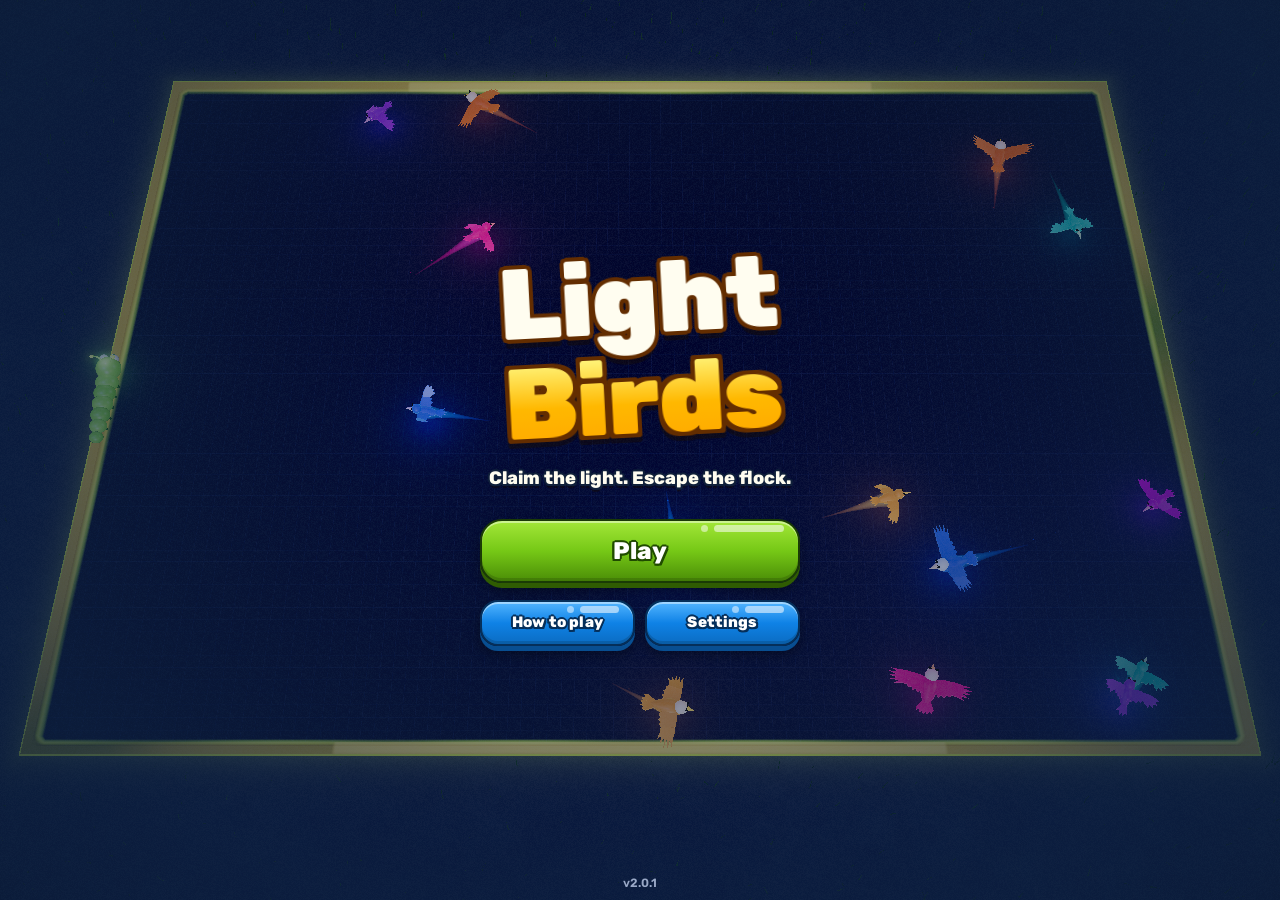
<file: play/index.html>
<!doctype html>
<html lang="en">
  <head>
    <script src="https://game-cdn.poki.com/scripts/v2/poki-sdk.js"></script>

    <meta charset="UTF-8" />
    <meta name="viewport" content="width=device-width, initial-scale=1.0, maximum-scale=1.0, user-scalable=no, viewport-fit=cover" />
    <meta name="theme-color" content="#102747" />
    <title>Light Birds 3D</title>
    <script type="module" crossorigin src="./assets/index-DzbPs3vW.js"></script>
    <link rel="modulepreload" crossorigin href="./assets/web-CwH_cTtd.js">
    <link rel="stylesheet" crossorigin href="./assets/index-BGW-cS1x.css">
  </head>
  <body>
    <canvas id="scene"></canvas>

    <!-- HUD inferior (mesma disposição do original) -->
    <div id="hud" class="hidden">
      <div id="hud-lives" data-i18n-title="lives"></div>
      <div id="hud-gauge">
        <div id="hud-gauge-fill"></div>
        <div id="hud-gauge-target"></div>
        <span id="hud-gauge-text">0% / 25%</span>
      </div>
      <div id="hud-level">Level 1</div>
      <button id="hud-pause" class="icon-btn" data-i18n-title="paused" aria-label="Pause">
        <svg viewBox="0 0 24 24" width="22" height="22"><rect x="6" y="5" width="4" height="14" rx="1.5" fill="currentColor"/><rect x="14" y="5" width="4" height="14" rx="1.5" fill="currentColor"/></svg>
      </button>
    </div>

    <div id="toast" aria-live="polite"></div>
    <div id="swipe-hint" data-i18n="rotateHint"></div>

    <!-- Menu inicial -->
    <section id="menu" class="screen">
      <div class="menu-inner">
        <h1 class="logo" aria-label="Light Birds">
          <span class="logo-light">Light</span>
          <span class="logo-birds">Birds</span>
        </h1>
        <p class="tagline" data-i18n="tagline"></p>
        <div class="menu-buttons">
          <button id="btn-continue" class="btn primary"></button>
          <button id="btn-play" class="btn primary" data-i18n="play"></button>
          <button id="btn-new" class="btn secondary" data-i18n="newGame"></button>
          <div class="menu-row">
            <button id="btn-howto" class="btn ghost" data-i18n="howTo"></button>
            <button id="btn-settings" class="btn ghost" data-i18n="settings"></button>
          </div>
        </div>
      </div>
      <div class="menu-foot">
        <span id="menu-version"></span>
        <a id="menu-privacy" target="_blank" rel="noopener" data-i18n="privacy" hidden></a>
      </div>
    </section>

    <!-- Configurações -->
    <section id="settings" class="screen modal">
      <div class="card">
        <h2 data-i18n="settings"></h2>
        <div class="row">
          <span data-i18n="sound"></span>
          <label class="toggle"><input type="checkbox" id="opt-sound" /><span></span></label>
        </div>
        <div class="row native-only">
          <span data-i18n="haptics"></span>
          <label class="toggle"><input type="checkbox" id="opt-haptics" /><span></span></label>
        </div>
        <div class="row">
          <span data-i18n="language"></span>
          <div class="seg" id="opt-lang">
            <button data-v="pt">PT</button><button data-v="en">EN</button>
          </div>
        </div>
        <div class="row">
          <span data-i18n="quality"></span>
          <div class="seg" id="opt-quality">
            <button data-v="high" data-i18n="qualityHigh"></button><button data-v="low" data-i18n="qualityLow"></button>
          </div>
        </div>
        <button id="settings-close" class="btn primary" data-i18n="close"></button>
      </div>
    </section>

    <!-- Pausa -->
    <section id="pause" class="screen modal">
      <div class="card">
        <h2 data-i18n="paused"></h2>
        <button id="pause-resume" class="btn primary" data-i18n="resume"></button>
        <button id="pause-settings" class="btn secondary" data-i18n="settings"></button>
        <button id="pause-menu" class="btn ghost danger" data-i18n="menu"></button>
      </div>
    </section>

    <!-- Nível concluído -->
    <section id="complete" class="screen modal">
      <div class="card celebrate">
        <div class="chip" id="complete-level"></div>
        <h2 data-i18n="levelComplete"></h2>
        <div class="stats">
          <div><b id="complete-percent">0%</b><span data-i18n="lit"></span></div>
          <div><b id="complete-birds">0</b><span data-i18n="birdsLeft"></span></div>
        </div>
        <button id="complete-next" class="btn primary" data-i18n="nextLevel"></button>
      </div>
    </section>

    <!-- Fim de jogo -->
    <section id="gameover" class="screen modal">
      <div class="card">
        <h2 id="gameover-title"></h2>
        <div class="go-gauge" aria-hidden="true">
          <div class="go-fill" id="gameover-fill"></div>
          <div class="go-target" id="gameover-target"></div>
        </div>
        <p id="gameover-sub"></p>
        <p class="go-keep" data-i18n="goKeep"></p>
        <div class="go-cta">
          <button id="gameover-continue" class="btn primary">
            <span class="go-row">
              <span class="go-label"><svg class="go-play" viewBox="0 0 24 24" aria-hidden="true"><path d="M8 5.5v13l10.5-6.5z"/></svg><span id="gameover-continue-text"></span></span>
              <span class="go-lives" id="gameover-lives"></span>
            </span>
            <small class="go-video" data-i18n="watchVideo"></small>
          </button>
          <div class="go-timer" aria-hidden="true"><i></i></div>
        </div>
        <p class="go-note" id="gameover-note"></p>
        <button id="gameover-restart" class="btn secondary go-restart">
          <span class="go-row"><span data-i18n="restartLevel"></span><span class="go-lives" id="gameover-restart-lives"></span></span>
        </button>
        <button id="gameover-menu" class="link-btn go-giveup" data-i18n="giveUp"></button>
      </div>
    </section>

    <!-- Tutorial -->
    <section id="tutorial" class="screen modal">
      <div class="card tut" id="tut-card">
        <div class="tut-head">
          <span class="chip" id="tut-tag"></span>
          <button id="tut-skip" class="link-btn" data-i18n="tutSkip"></button>
        </div>
        <div class="tut-body" id="tut-body">
          <div class="tut-art" id="tut-art"></div>
          <h2 id="tut-title"></h2>
          <p id="tut-text"></p>
          <ul class="tut-tips" id="tut-tips"></ul>
        </div>
        <div class="tut-nav">
          <button id="tut-prev" class="icon-btn" data-i18n-title="tutBack">
            <svg viewBox="0 0 24 24" width="22" height="22"><path d="M15 5 L8 12 L15 19" stroke="currentColor" stroke-width="2.6" fill="none" stroke-linecap="round" stroke-linejoin="round"/></svg>
          </button>
          <div class="dots" id="tut-dots"></div>
          <button id="tut-next" class="btn primary"></button>
        </div>
      </div>
    </section>

    <div id="loading"><div class="spinner"></div></div>

  </body>
</html>
</file>
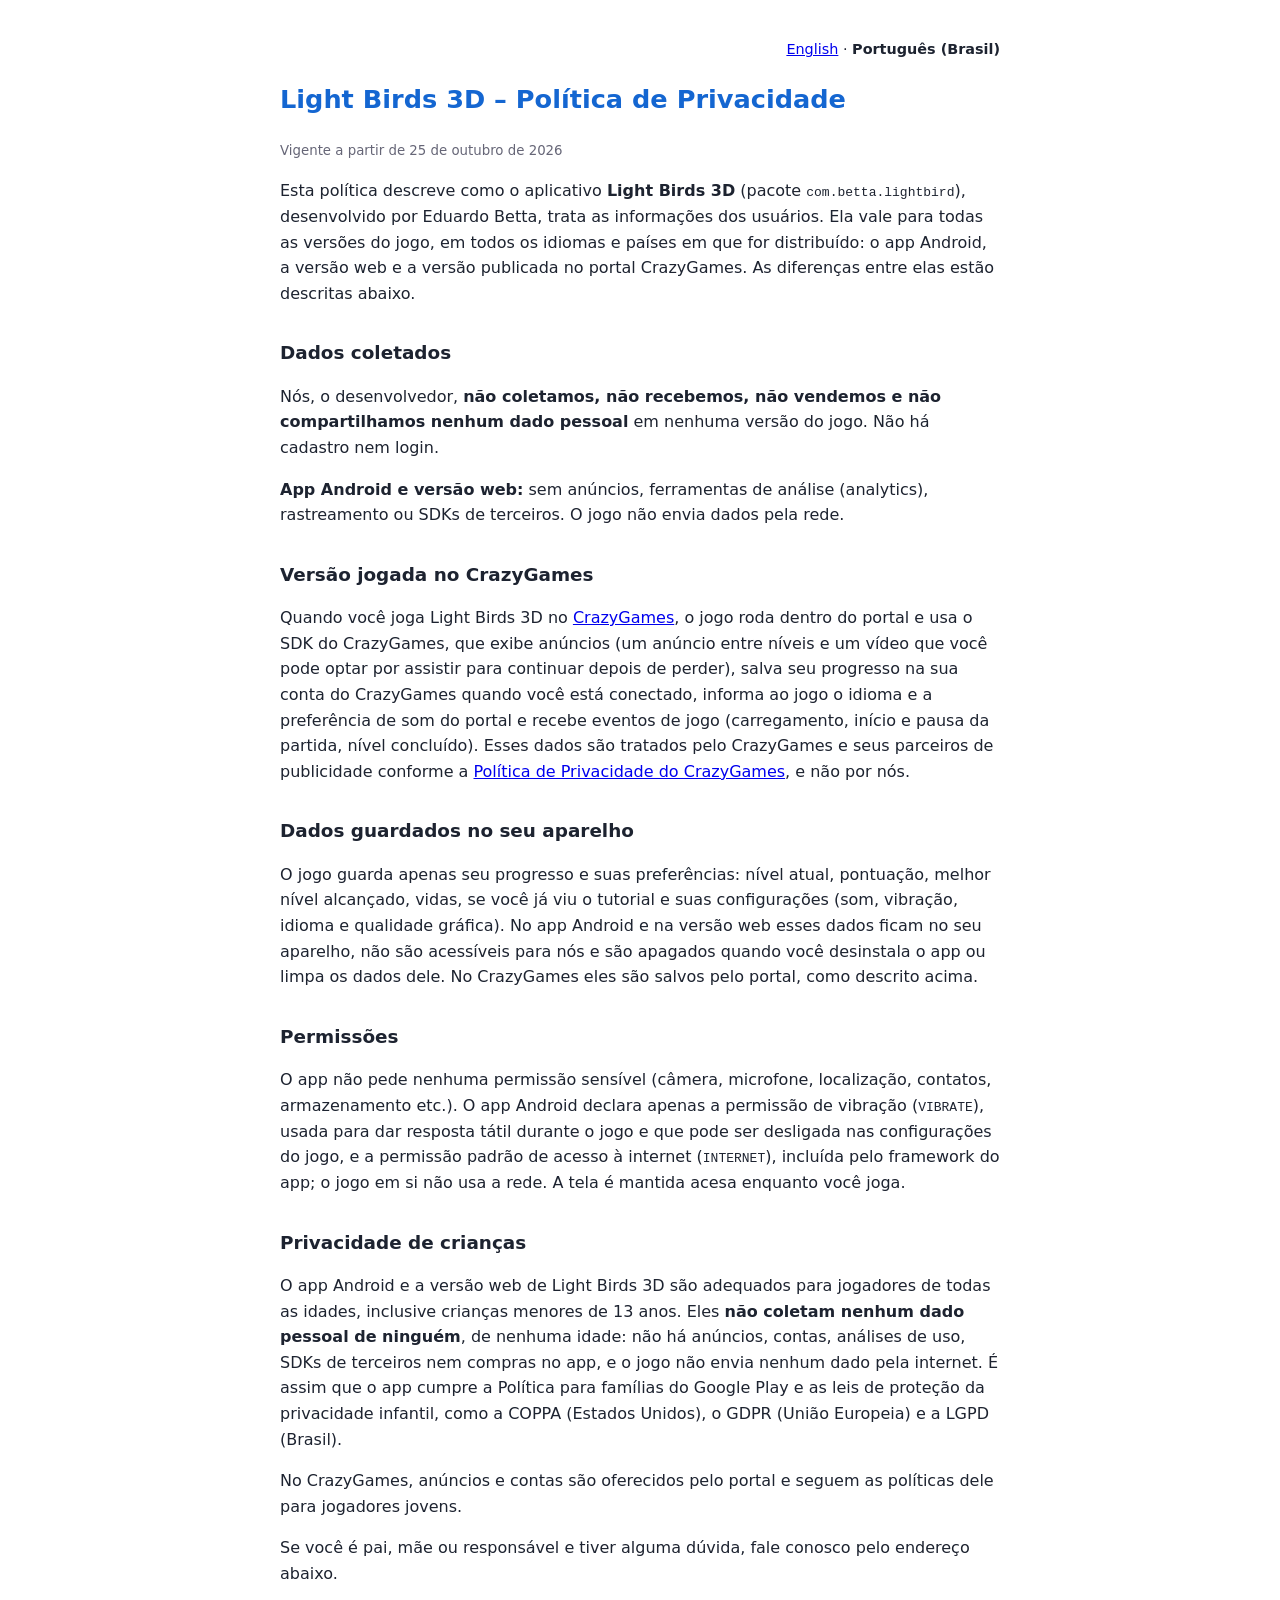
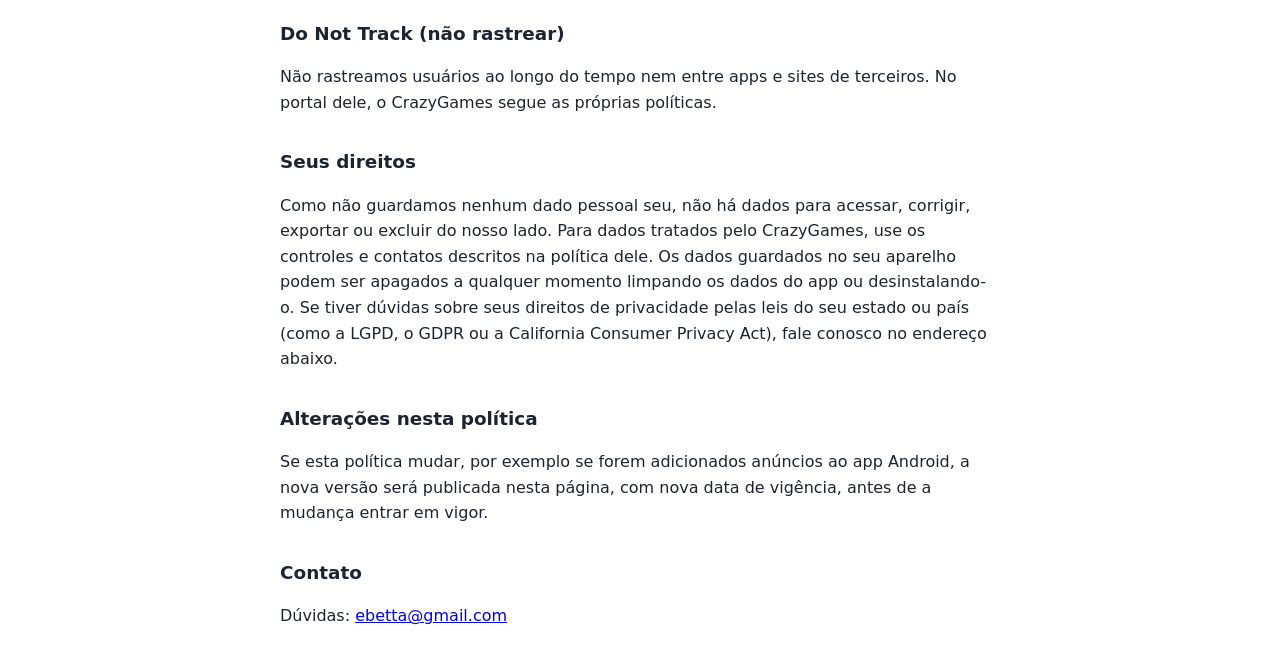
<file: privacy-pt-BR.html>
<!doctype html>
<html lang="pt-BR">
<head>
<meta charset="utf-8">
<meta name="viewport" content="width=device-width, initial-scale=1">
<title>Light Birds 3D – Política de Privacidade</title>
<link rel="alternate" hreflang="en" href="https://ebetta.github.io/lightbirds/privacy.html">
<link rel="alternate" hreflang="pt-BR" href="https://ebetta.github.io/lightbirds/privacy-pt-BR.html">
<link rel="alternate" hreflang="x-default" href="https://ebetta.github.io/lightbirds/privacy.html">
<style>
  body { font-family: system-ui, sans-serif; max-width: 720px; margin: 0 auto; padding: 24px 16px; line-height: 1.6; color: #1d2330; background: #fff; }
  h1 { color: #1466d1; font-size: 1.6rem; }
  h2 { font-size: 1.15rem; margin-top: 2rem; }
  small { color: #667; }
  .lang { text-align: right; font-size: 0.9rem; }
</style>
</head>
<body>
<p class="lang"><a href="privacy.html" hreflang="en" lang="en">English</a> · <strong>Português (Brasil)</strong></p>

<h1>Light Birds 3D – Política de Privacidade</h1>
<p><small>Vigente a partir de 25 de outubro de 2026</small></p>

<p>Esta política descreve como o aplicativo <strong>Light Birds 3D</strong> (pacote <code>com.betta.lightbird</code>), desenvolvido por Eduardo Betta, trata as informações dos usuários. Ela vale para todas as versões do jogo, em todos os idiomas e países em que for distribuído: o app Android, a versão web e a versão publicada no portal CrazyGames. As diferenças entre elas estão descritas abaixo.</p>

<h2>Dados coletados</h2>
<p>Nós, o desenvolvedor, <strong>não coletamos, não recebemos, não vendemos e não compartilhamos nenhum dado pessoal</strong> em nenhuma versão do jogo. Não há cadastro nem login.</p>
<p><strong>App Android e versão web:</strong> sem anúncios, ferramentas de análise (analytics), rastreamento ou SDKs de terceiros. O jogo não envia dados pela rede.</p>

<h2>Versão jogada no CrazyGames</h2>
<p>Quando você joga Light Birds 3D no <a href="https://www.crazygames.com">CrazyGames</a>, o jogo roda dentro do portal e usa o SDK do CrazyGames, que exibe anúncios (um anúncio entre níveis e um vídeo que você pode optar por assistir para continuar depois de perder), salva seu progresso na sua conta do CrazyGames quando você está conectado, informa ao jogo o idioma e a preferência de som do portal e recebe eventos de jogo (carregamento, início e pausa da partida, nível concluído). Esses dados são tratados pelo CrazyGames e seus parceiros de publicidade conforme a <a href="https://www.crazygames.com/privacy-policy">Política de Privacidade do CrazyGames</a>, e não por nós.</p>

<h2>Dados guardados no seu aparelho</h2>
<p>O jogo guarda apenas seu progresso e suas preferências: nível atual, pontuação, melhor nível alcançado, vidas, se você já viu o tutorial e suas configurações (som, vibração, idioma e qualidade gráfica). No app Android e na versão web esses dados ficam no seu aparelho, não são acessíveis para nós e são apagados quando você desinstala o app ou limpa os dados dele. No CrazyGames eles são salvos pelo portal, como descrito acima.</p>

<h2>Permissões</h2>
<p>O app não pede nenhuma permissão sensível (câmera, microfone, localização, contatos, armazenamento etc.). O app Android declara apenas a permissão de vibração (<code>VIBRATE</code>), usada para dar resposta tátil durante o jogo e que pode ser desligada nas configurações do jogo, e a permissão padrão de acesso à internet (<code>INTERNET</code>), incluída pelo framework do app; o jogo em si não usa a rede. A tela é mantida acesa enquanto você joga.</p>

<h2>Privacidade de crianças</h2>
<p>O app Android e a versão web de Light Birds 3D são adequados para jogadores de todas as idades, inclusive crianças menores de 13 anos. Eles <strong>não coletam nenhum dado pessoal de ninguém</strong>, de nenhuma idade: não há anúncios, contas, análises de uso, SDKs de terceiros nem compras no app, e o jogo não envia nenhum dado pela internet. É assim que o app cumpre a Política para famílias do Google Play e as leis de proteção da privacidade infantil, como a COPPA (Estados Unidos), o GDPR (União Europeia) e a LGPD (Brasil).</p>
<p>No CrazyGames, anúncios e contas são oferecidos pelo portal e seguem as políticas dele para jogadores jovens.</p>
<p>Se você é pai, mãe ou responsável e tiver alguma dúvida, fale conosco pelo endereço abaixo.</p>

<h2>Do Not Track (não rastrear)</h2>
<p>Não rastreamos usuários ao longo do tempo nem entre apps e sites de terceiros. No portal dele, o CrazyGames segue as próprias políticas.</p>

<h2>Seus direitos</h2>
<p>Como não guardamos nenhum dado pessoal seu, não há dados para acessar, corrigir, exportar ou excluir do nosso lado. Para dados tratados pelo CrazyGames, use os controles e contatos descritos na política dele. Os dados guardados no seu aparelho podem ser apagados a qualquer momento limpando os dados do app ou desinstalando-o. Se tiver dúvidas sobre seus direitos de privacidade pelas leis do seu estado ou país (como a LGPD, o GDPR ou a California Consumer Privacy Act), fale conosco no endereço abaixo.</p>

<h2>Alterações nesta política</h2>
<p>Se esta política mudar, por exemplo se forem adicionados anúncios ao app Android, a nova versão será publicada nesta página, com nova data de vigência, antes de a mudança entrar em vigor.</p>

<h2>Contato</h2>
<p>Dúvidas: <a href="mailto:ebetta@gmail.com">ebetta@gmail.com</a></p>
</body>
</html>
</file>
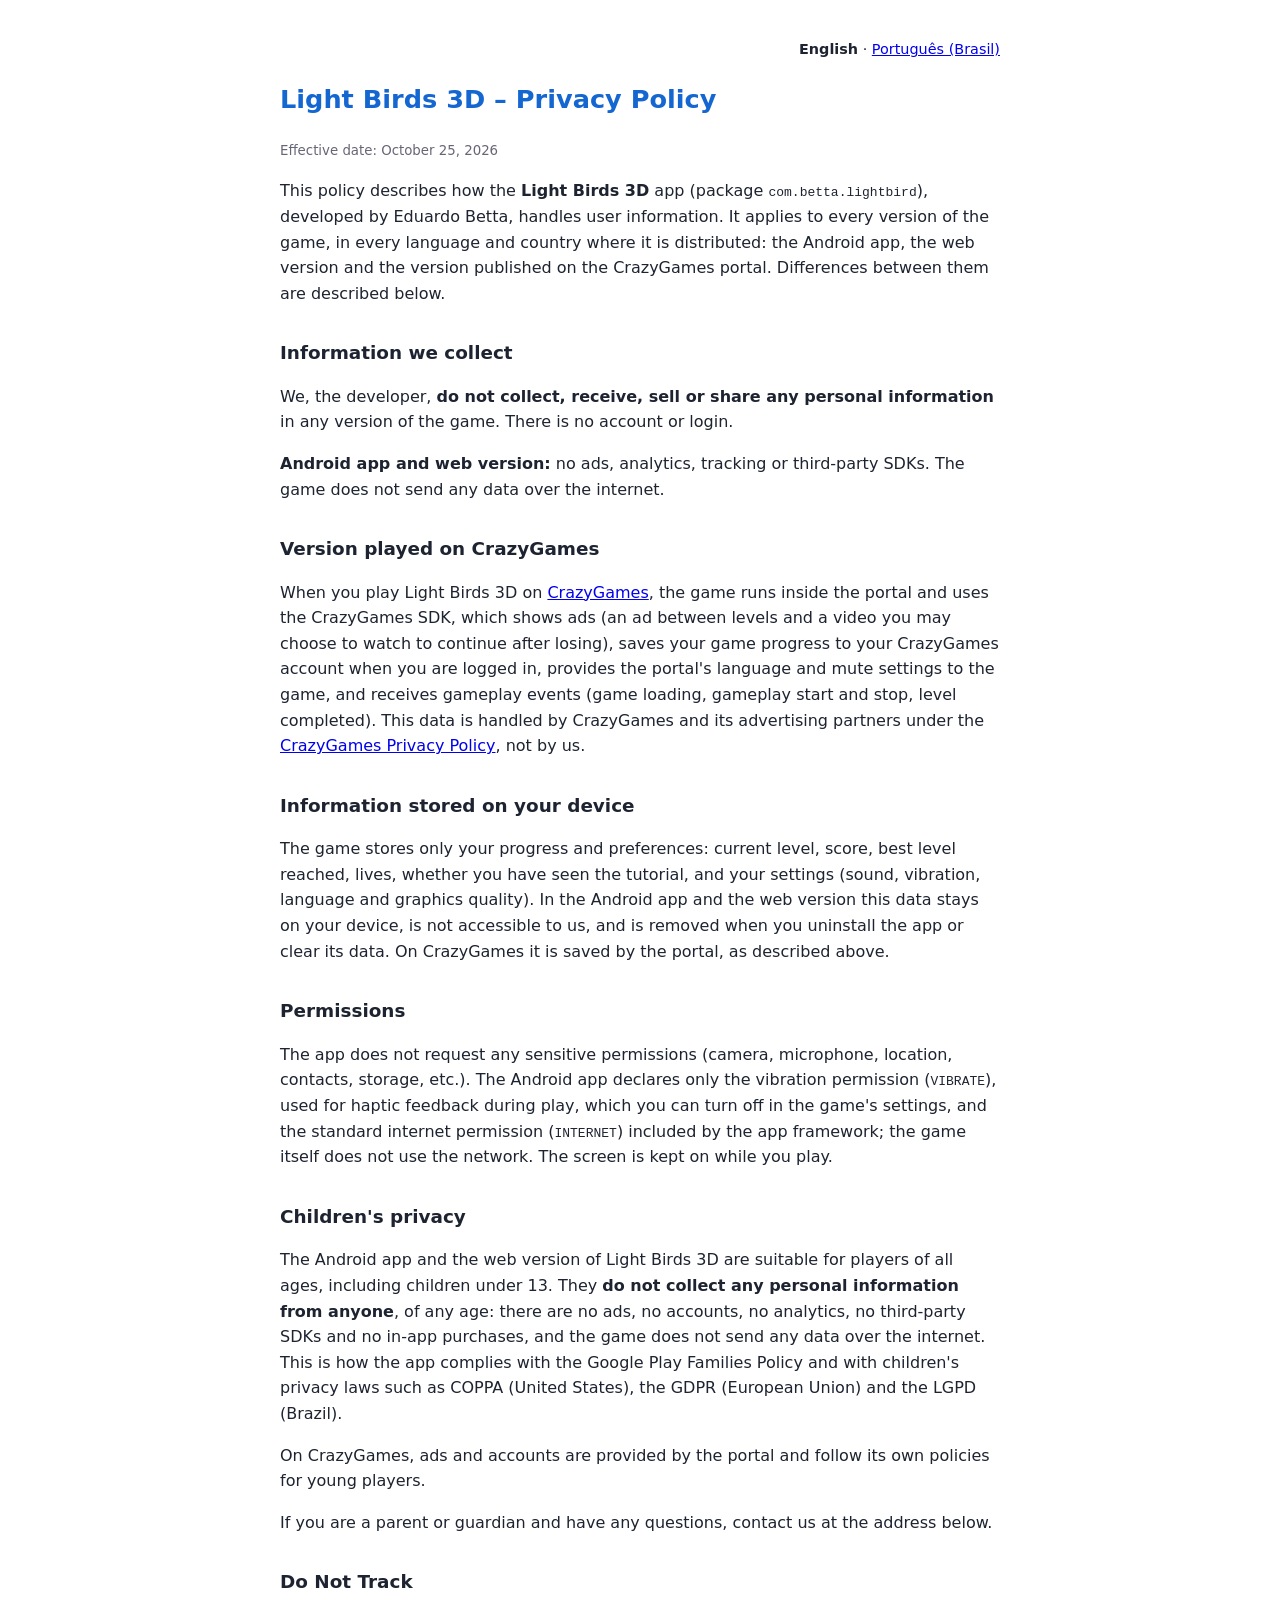
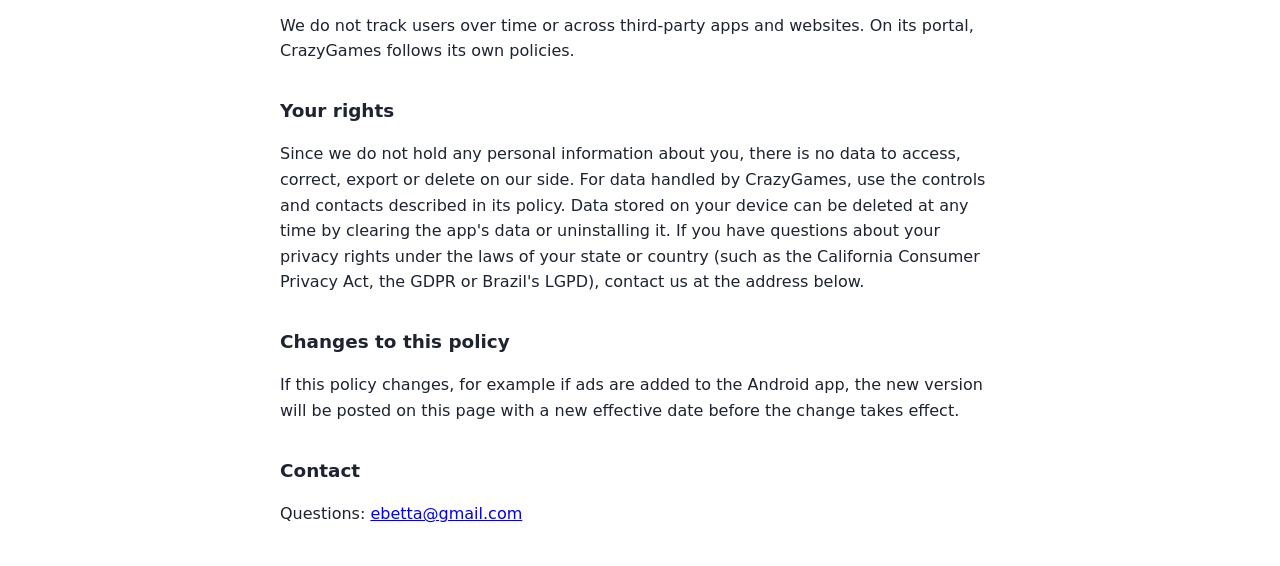
<file: privacy.html>
<!doctype html>
<html lang="en">
<head>
<meta charset="utf-8">
<meta name="viewport" content="width=device-width, initial-scale=1">
<title>Light Birds 3D – Privacy Policy</title>
<link rel="alternate" hreflang="en" href="https://ebetta.github.io/lightbirds/privacy.html">
<link rel="alternate" hreflang="pt-BR" href="https://ebetta.github.io/lightbirds/privacy-pt-BR.html">
<link rel="alternate" hreflang="x-default" href="https://ebetta.github.io/lightbirds/privacy.html">
<style>
  body { font-family: system-ui, sans-serif; max-width: 720px; margin: 0 auto; padding: 24px 16px; line-height: 1.6; color: #1d2330; background: #fff; }
  h1 { color: #1466d1; font-size: 1.6rem; }
  h2 { font-size: 1.15rem; margin-top: 2rem; }
  small { color: #667; }
  .lang { text-align: right; font-size: 0.9rem; }
</style>
</head>
<body>
<p class="lang"><strong>English</strong> · <a href="privacy-pt-BR.html" hreflang="pt-BR" lang="pt-BR">Português (Brasil)</a></p>

<h1>Light Birds 3D – Privacy Policy</h1>
<p><small>Effective date: October 25, 2026</small></p>

<p>This policy describes how the <strong>Light Birds 3D</strong> app (package <code>com.betta.lightbird</code>), developed by Eduardo Betta, handles user information. It applies to every version of the game, in every language and country where it is distributed: the Android app, the web version and the version published on the CrazyGames portal. Differences between them are described below.</p>

<h2>Information we collect</h2>
<p>We, the developer, <strong>do not collect, receive, sell or share any personal information</strong> in any version of the game. There is no account or login.</p>
<p><strong>Android app and web version:</strong> no ads, analytics, tracking or third-party SDKs. The game does not send any data over the internet.</p>

<h2>Version played on CrazyGames</h2>
<p>When you play Light Birds 3D on <a href="https://www.crazygames.com">CrazyGames</a>, the game runs inside the portal and uses the CrazyGames SDK, which shows ads (an ad between levels and a video you may choose to watch to continue after losing), saves your game progress to your CrazyGames account when you are logged in, provides the portal's language and mute settings to the game, and receives gameplay events (game loading, gameplay start and stop, level completed). This data is handled by CrazyGames and its advertising partners under the <a href="https://www.crazygames.com/privacy-policy">CrazyGames Privacy Policy</a>, not by us.</p>

<h2>Information stored on your device</h2>
<p>The game stores only your progress and preferences: current level, score, best level reached, lives, whether you have seen the tutorial, and your settings (sound, vibration, language and graphics quality). In the Android app and the web version this data stays on your device, is not accessible to us, and is removed when you uninstall the app or clear its data. On CrazyGames it is saved by the portal, as described above.</p>

<h2>Permissions</h2>
<p>The app does not request any sensitive permissions (camera, microphone, location, contacts, storage, etc.). The Android app declares only the vibration permission (<code>VIBRATE</code>), used for haptic feedback during play, which you can turn off in the game's settings, and the standard internet permission (<code>INTERNET</code>) included by the app framework; the game itself does not use the network. The screen is kept on while you play.</p>

<h2>Children's privacy</h2>
<p>The Android app and the web version of Light Birds 3D are suitable for players of all ages, including children under 13. They <strong>do not collect any personal information from anyone</strong>, of any age: there are no ads, no accounts, no analytics, no third-party SDKs and no in-app purchases, and the game does not send any data over the internet. This is how the app complies with the Google Play Families Policy and with children's privacy laws such as COPPA (United States), the GDPR (European Union) and the LGPD (Brazil).</p>
<p>On CrazyGames, ads and accounts are provided by the portal and follow its own policies for young players.</p>
<p>If you are a parent or guardian and have any questions, contact us at the address below.</p>

<h2>Do Not Track</h2>
<p>We do not track users over time or across third-party apps and websites. On its portal, CrazyGames follows its own policies.</p>

<h2>Your rights</h2>
<p>Since we do not hold any personal information about you, there is no data to access, correct, export or delete on our side. For data handled by CrazyGames, use the controls and contacts described in its policy. Data stored on your device can be deleted at any time by clearing the app's data or uninstalling it. If you have questions about your privacy rights under the laws of your state or country (such as the California Consumer Privacy Act, the GDPR or Brazil's LGPD), contact us at the address below.</p>

<h2>Changes to this policy</h2>
<p>If this policy changes, for example if ads are added to the Android app, the new version will be posted on this page with a new effective date before the change takes effect.</p>

<h2>Contact</h2>
<p>Questions: <a href="mailto:ebetta@gmail.com">ebetta@gmail.com</a></p>
</body>
</html>
</file>
<file: play/assets/index-BGW-cS1x.css>
@font-face{font-family:Rubik Variable;font-style:normal;font-display:swap;font-weight:300 900;src:url(./rubik-arabic-wght-normal-CGnJ-sf6.woff2)format("woff2-variations");unicode-range:U+6??,U+750-77F,U+870-88E,U+890-891,U+897-8E1,U+8E3-8FF,U+200C-200E,U+2010-2011,U+204F,U+2E41,U+FB50-FDFF,U+FE70-FE74,U+FE76-FEFC,U+102E0-102FB,U+10E60-10E7E,U+10EC2-10EC4,U+10EFC-10EFF,U+1EE00-1EE03,U+1EE05-1EE1F,U+1EE21-1EE22,U+1EE24,U+1EE27,U+1EE29-1EE32,U+1EE34-1EE37,U+1EE39,U+1EE3B,U+1EE42,U+1EE47,U+1EE49,U+1EE4B,U+1EE4D-1EE4F,U+1EE51-1EE52,U+1EE54,U+1EE57,U+1EE59,U+1EE5B,U+1EE5D,U+1EE5F,U+1EE61-1EE62,U+1EE64,U+1EE67-1EE6A,U+1EE6C-1EE72,U+1EE74-1EE77,U+1EE79-1EE7C,U+1EE7E,U+1EE80-1EE89,U+1EE8B-1EE9B,U+1EEA1-1EEA3,U+1EEA5-1EEA9,U+1EEAB-1EEBB,U+1EEF0-1EEF1}@font-face{font-family:Rubik Variable;font-style:normal;font-display:swap;font-weight:300 900;src:url(./rubik-cyrillic-ext-wght-normal-BjodpZir.woff2)format("woff2-variations");unicode-range:U+460-52F,U+1C80-1C8A,U+20B4,U+2DE0-2DFF,U+A640-A69F,U+FE2E-FE2F}@font-face{font-family:Rubik Variable;font-style:normal;font-display:swap;font-weight:300 900;src:url(./rubik-cyrillic-wght-normal-DveCct9I.woff2)format("woff2-variations");unicode-range:U+301,U+400-45F,U+490-491,U+4B0-4B1,U+2116}@font-face{font-family:Rubik Variable;font-style:normal;font-display:swap;font-weight:300 900;src:url(./rubik-hebrew-wght-normal-BIkpbuMU.woff2)format("woff2-variations");unicode-range:U+307-308,U+590-5FF,U+200C-2010,U+20AA,U+25CC,U+FB1D-FB4F}@font-face{font-family:Rubik Variable;font-style:normal;font-display:swap;font-weight:300 900;src:url(./rubik-latin-ext-wght-normal-OacczzuJ.woff2)format("woff2-variations");unicode-range:U+100-2BA,U+2BD-2C5,U+2C7-2CC,U+2CE-2D7,U+2DD-2FF,U+304,U+308,U+329,U+1D00-1DBF,U+1E00-1E9F,U+1EF2-1EFF,U+2020,U+20A0-20AB,U+20AD-20C0,U+2113,U+2C60-2C7F,U+A720-A7FF}@font-face{font-family:Rubik Variable;font-style:normal;font-display:swap;font-weight:300 900;src:url(./rubik-latin-wght-normal-CnQIisVs.woff2)format("woff2-variations");unicode-range:U+??,U+131,U+152-153,U+2BB-2BC,U+2C6,U+2DA,U+2DC,U+304,U+308,U+329,U+2000-206F,U+20AC,U+2122,U+2191,U+2193,U+2212,U+2215,U+FEFF,U+FFFD}:root{--bg-top:#1a3d6d;--bg-bottom:#102747;--slate:#3a4d6b;--slate-dark:#243348;--slate-hi:#536b91;--trough:#27374d;--chassis:#384c66;--green:#76c816;--green-hi:#a3e738;--green-bevel:#4b8e07;--green-lip:#2f5c02;--green-stroke:#1a3b05;--green-text:#204b00;--blue:#0f82e6;--blue-hi:#52b5ff;--blue-lip:#084e91;--blue-stroke:#052f5a;--red:#e52e2e;--red-hi:#ff6b5e;--red-lip:#8e1414;--red-stroke:#4a0606;--gold:#ffb800;--gold-hi:#ffeaa0;--gold-light:#fff275;--gold-deep:#e9a800;--gold-stroke:#630;--brown-stroke:#632d00;--cream:#fff5df;--cream-title:#fffdf0;--cream-lip:#d6b580;--cream-border:#7a5832;--cocoa:#4a2e12;--cocoa-soft:#573a1e;--on-surface:#d5e3ff;--muted:#7d93b2;--radius:.75rem;--radius-lg:1rem;--radius-xl:1.25rem;--press:4px;--safe-b:var(--safe-area-inset-bottom,env(safe-area-inset-bottom,0px));--safe-t:var(--safe-area-inset-top,env(safe-area-inset-top,0px));--safe-l:var(--safe-area-inset-left,env(safe-area-inset-left,0px));--safe-r:var(--safe-area-inset-right,env(safe-area-inset-right,0px));--font-display:"Rubik Variable", "Rubik", "Trebuchet MS", system-ui, sans-serif;--font-body:var(--font-display);--font-mono:var(--font-display)}.stroke-brown,.card>h2,.logo-light,#hud-level,.tagline,.card.tut h2,#toast .t-sub{--sc:var(--brown-stroke);text-shadow:2px 0 0 var(--sc), -2px 0 0 var(--sc), 0 2px 0 var(--sc), 0 -2px 0 var(--sc), 1.5px 1.5px 0 var(--sc), -1.5px 1.5px 0 var(--sc), 1.5px -1.5px 0 var(--sc), -1.5px -1.5px 0 var(--sc), 0 4px 0 #14080073}*{box-sizing:border-box;-webkit-tap-highlight-color:transparent}html,body{background:var(--bg-bottom);height:100%;color:var(--on-surface);font-family:var(--font-body);overscroll-behavior:none;-webkit-user-select:none;user-select:none;touch-action:none;margin:0;font-weight:600;overflow:hidden}#scene{width:100vw;height:100vh;touch-action:none;height:100dvh;display:block;position:fixed;inset:0}.hidden,html:not(.native) .native-only{display:none!important}.invisible{visibility:hidden}#hud{left:calc(50% + (var(--safe-l) - var(--safe-r)) / 2);bottom:calc(14px + var(--safe-b));width:min(720px, calc(100vw - 20px - var(--safe-l) - var(--safe-r)));background:linear-gradient(180deg, #4a6189 0%, var(--slate) 55%, #31425c 100%);border:3px solid var(--gold-deep);height:56px;box-shadow:0 0 0 2px var(--gold-stroke), 0 5px 0 2px #1a2638, 0 12px 24px #00000073, inset 0 2px 0 #ffffff38;z-index:5;border-radius:999px;align-items:center;gap:12px;padding:0 8px 0 12px;display:flex;position:fixed;transform:translate(-50%)}#hud-lives{gap:2px;display:flex}#hud-lives svg{filter:drop-shadow(0 2px #00000073);width:28px;height:28px;transition:transform .35s cubic-bezier(.3,1.6,.5,1),opacity .35s,filter .35s}#hud-lives svg.lost{opacity:.3;filter:grayscale()brightness(.7);transform:scale(.78)}#hud-lives svg.pop{animation:.6s lifepop}@keyframes lifepop{30%{transform:scale(1.5)rotate(-12deg)}60%{transform:scale(.7)rotate(8deg)}}#hud-gauge{background:var(--slate-dark);border:2px solid #18233a;border-radius:999px;flex:1;height:26px;position:relative;overflow:hidden;box-shadow:inset 0 3px 5px #0000008c,0 2px #ffffff26}#hud-gauge-fill{background:linear-gradient(180deg, var(--green-hi) 0%, var(--green) 55%, var(--green-bevel) 100%);border-radius:999px;width:0%;transition:width .5s cubic-bezier(.2,.9,.3,1.2);position:absolute;inset:0 auto 0 0;box-shadow:inset 0 2px #ffffff80,inset 0 -2px #0003}#hud-gauge-fill:after{content:"";background:#ffffff73;border-radius:999px;height:5px;position:absolute;top:3px;left:8px;right:8px}#hud-gauge.reached #hud-gauge-fill{background:linear-gradient(180deg, var(--gold-light) 0%, var(--gold) 55%, var(--gold-deep) 100%);animation:1.2s ease-in-out infinite gauge-glow}@keyframes gauge-glow{50%{filter:brightness(1.18)}}#hud-gauge-target{background:var(--cream-title);width:4px;box-shadow:0 0 0 1.5px var(--gold-stroke);border-radius:2px;margin-left:-2px;position:absolute;top:0;bottom:0}#hud-gauge-text{font:800 13px/1 var(--font-display);letter-spacing:.02em;color:#fff;--sc:#10203a;text-shadow:1.5px 0 0 var(--sc), -1.5px 0 0 var(--sc), 0 1.5px 0 var(--sc), 0 -1.5px 0 var(--sc), 0 2px 0 var(--sc);place-items:center;display:grid;position:absolute;inset:0}#hud-level{font:900 17px/1 var(--font-display);color:var(--gold);white-space:nowrap}.icon-btn{border:2px solid var(--blue-stroke);background:radial-gradient(circle at 50% 30%, var(--blue-hi) 0%, var(--blue) 60%, #0b6cc2 100%);color:#fff;cursor:pointer;width:42px;height:42px;box-shadow:inset 0 2px 0 #ffffff73, 0 4px 0 var(--blue-lip), 0 6px 8px #00000059;border-radius:50%;flex:none;place-items:center;margin-bottom:4px;transition:transform 80ms,box-shadow 80ms;display:grid;position:relative}.icon-btn svg{filter:drop-shadow(0 1.5px 0 var(--blue-stroke))}.icon-btn:active{box-shadow:inset 0 2px 0 #ffffff73, 0 1px 0 var(--blue-lip), 0 2px 4px #00000059;transform:translateY(3px)}#toast{top:calc(18% + var(--safe-t));opacity:0;pointer-events:none;text-align:center;z-index:6;transition:opacity .3s,transform .5s cubic-bezier(.3,1.7,.5,1);position:fixed;left:50%;transform:translate(-50%,-10px)scale(.6)}#toast.show{opacity:1;transform:translate(-50%)scale(1)}#toast .t-level{font:900 clamp(36px, 7.5vw, 68px)/1.05 var(--font-display);background:linear-gradient(180deg, var(--gold-light) 15%, var(--gold) 55%, #ffa700 100%);color:#0000;filter:drop-shadow(3px 0 0 var(--brown-stroke)) drop-shadow(-3px 0 0 var(--brown-stroke)) drop-shadow(0 3px 0 var(--brown-stroke)) drop-shadow(0 -3px 0 var(--brown-stroke)) drop-shadow(0 5px 0 #14080073);-webkit-background-clip:text;background-clip:text;padding:0 6px}#toast .t-sub{font:800 clamp(15px, 2.4vw, 20px)/1.3 var(--font-display);color:var(--cream-title);--sc:#10203a;margin-top:10px}#swipe-hint{left:50%;bottom:calc(86px + var(--safe-b));background:var(--cream);border:2px solid var(--cream-border);box-shadow:0 3px 0 var(--cream-lip), 0 6px 12px #0006;font:800 12px var(--font-display);letter-spacing:.06em;text-transform:uppercase;color:var(--cocoa);opacity:0;pointer-events:none;z-index:5;border-radius:999px;padding:8px 16px;transition:opacity .6s;position:fixed;transform:translate(-50%)}#swipe-hint.show{opacity:1;animation:1.6s ease-in-out infinite bob}@keyframes bob{50%{transform:translate(-50%,-4px)}}.screen{padding:calc(16px + var(--safe-t)) calc(16px + var(--safe-r)) calc(16px + var(--safe-b)) calc(16px + var(--safe-l));z-index:10;opacity:0;visibility:hidden;justify-content:center;align-items:center;transition:opacity .3s,visibility 0s linear .3s;display:flex;position:fixed;inset:0}.screen.show{opacity:1;visibility:visible;transition:opacity .3s}.screen.modal{-webkit-backdrop-filter:blur(5px);background:#000c208c}.card{--rivet:radial-gradient(circle, var(--gold-hi) 0 1.5px, var(--gold) 2px 3.5px, var(--gold-stroke) 4px 5px, transparent 5.5px);border-radius:var(--radius-xl);background:var(--rivet) left 4px top 4px / 14px 14px no-repeat, var(--rivet) right 4px top 4px / 14px 14px no-repeat, var(--rivet) left 4px bottom 4px / 14px 14px no-repeat, var(--rivet) right 4px bottom 4px / 14px 14px no-repeat, linear-gradient(180deg, #445b7d 0%, var(--chassis) 40%, #2f405a 100%);border:3px solid var(--gold-deep);width:min(420px,100%);box-shadow:0 0 0 3px var(--gold-stroke), 0 7px 0 3px #18233a, 0 22px 40px #0000008c, inset 0 2px 0 #fff3, inset 0 -3px 0 #0000002e;text-align:center;opacity:0;flex-direction:column;gap:14px;padding:34px 20px 20px;transition:transform .45s cubic-bezier(.3,1.7,.5,1),opacity .2s;display:flex;position:relative;transform:translateY(30px)scale(.85)}.screen.show .card{opacity:1;transform:none}.card>h2{background:linear-gradient(180deg, #ffd34d 0%, var(--gold) 50%, var(--gold-deep) 100%);border:3px solid var(--gold-stroke);max-width:100%;box-shadow:inset 0 3px 0 var(--gold-hi), inset 0 -3px 0 #66330059, 0 5px 0 var(--gold-stroke), 0 9px 14px #0006;font:900 clamp(22px, 5.4vw, 28px)/1.15 var(--font-display);color:var(--cream-title);text-wrap:balance;border-radius:999px 999px 16px 16px/34px 34px 16px 16px;align-self:center;margin:-62px 0 2px;padding:10px 26px 12px}.card p{color:var(--on-surface);margin:0;font-weight:600;line-height:1.45}.row{border-radius:var(--radius);background:var(--slate-dark);font:800 16px var(--font-display);color:#fff;border-bottom:2px solid #ffffff26;justify-content:space-between;align-items:center;gap:12px;padding:10px 12px;display:flex;box-shadow:inset 0 4px 6px #00000073}.btn{--top:var(--green-hi);--mid:var(--green);--bot:var(--green-bevel);--lip:var(--green-lip);--edge:var(--green-stroke);--sc:var(--green-text);appearance:none;cursor:pointer;border:2px solid var(--edge);background:linear-gradient(180deg, var(--top) 0%, var(--mid) 50%, var(--bot) 100%);color:#fff;min-height:52px;font:800 18px/1 var(--font-display);letter-spacing:.01em;text-shadow:2px 0 0 var(--sc), -2px 0 0 var(--sc), 0 2px 0 var(--sc), 0 -2px 0 var(--sc), 1.5px 1.5px 0 var(--sc), -1.5px 1.5px 0 var(--sc), 1.5px -1.5px 0 var(--sc), -1.5px -1.5px 0 var(--sc);box-shadow:inset 0 2px 0 #ffffff73, inset 0 -3px 0 #00000024, 0 5px 0 var(--lip), 0 8px 12px #00000059;border-radius:18px;flex-direction:column;justify-content:center;align-items:center;gap:5px;margin-bottom:5px;padding:10px 22px;transition:transform 80ms,box-shadow 80ms,filter .2s;display:flex;position:relative}.btn:before{content:"";pointer-events:none;background:#ffffff8c;border-radius:999px;width:26%;max-width:70px;height:7px;position:absolute;top:4px;right:14px}.btn:after{content:"";pointer-events:none;background:#ffffff80;border-radius:50%;width:7px;height:7px;position:absolute;top:4px;right:calc(20px + min(26%,70px))}.btn:hover{filter:brightness(1.07)}.btn:active{transform:translateY(var(--press));box-shadow:inset 0 2px 0 #ffffff73, inset 0 -3px 0 #00000024, 0 1px 0 var(--lip), 0 2px 4px #00000059}.btn small{font:700 11px/1 var(--font-display);letter-spacing:.03em;text-shadow:none;color:var(--gold-hi);background:#00000038;border-radius:999px;padding:3px 8px}.btn.ghost{--top:#6b84ab;--mid:var(--slate-hi);--bot:var(--slate);--lip:var(--slate-dark);--edge:#18233a;--sc:#18233a}.btn.secondary,.menu-row .btn.ghost{--top:var(--blue-hi);--mid:var(--blue);--bot:#0b6cc2;--lip:var(--blue-lip);--edge:var(--blue-stroke);--sc:var(--blue-stroke)}.btn.danger{--top:var(--red-hi);--mid:var(--red);--bot:#bf1d1d;--lip:var(--red-lip);--edge:var(--red-stroke);--sc:var(--red-stroke)}.btn:disabled{opacity:.4;pointer-events:none}.seg{background:var(--trough);border-radius:999px;gap:2px;padding:4px 4px 6px;display:flex;box-shadow:inset 0 3px 5px #00000080,0 2px #ffffff1f}.seg button{color:#ffffffa6;font:800 14px var(--font-display);cursor:pointer;background:0 0;border:0;border-radius:999px;padding:7px 14px;transition:transform .12s,background .15s}.seg button.on{background:linear-gradient(180deg, var(--blue-hi), var(--blue));color:#fff;text-shadow:0 1.5px 0 var(--blue-stroke);box-shadow:inset 0 2px 0 #fff6, 0 3px 0 var(--blue-lip);transform:translateY(-1px)}.toggle{flex:none;width:70px;height:34px;position:relative}.toggle input{opacity:0;width:0;height:0;position:absolute}.toggle span{cursor:pointer;background:#1b5b9e;border:2px solid #0c2f57;border-radius:999px;transition:background .25s,border-color .25s;position:absolute;inset:0;box-shadow:inset 0 3px 5px #00000073,0 2px #ffffff1f}.toggle span:before{content:"NÃO";font:900 10px var(--font-display);letter-spacing:.04em;color:#ffffffd9;place-items:center;display:grid;position:absolute;top:0;bottom:0;right:8px}:lang(en) .toggle span:before{content:"OFF"}.toggle span:after{content:"";background:radial-gradient(circle at 50% 30%, #fff 0%, var(--cream) 60%, #e7d3ad 100%);width:26px;height:26px;box-shadow:0 3px 0 var(--cream-lip), 0 4px 6px #0006;border-radius:50%;transition:transform .3s cubic-bezier(.3,1.6,.5,1);position:absolute;top:2px;left:2px}.toggle input:checked+span{border-color:var(--green-stroke);background:#68b715}.toggle input:checked+span:before{content:"SIM";left:9px;right:auto}:lang(en) .toggle input:checked+span:before{content:"ON"}.toggle input:checked+span:after{transform:translate(36px)}.toggle input:focus-visible+span{outline:3px solid var(--gold);outline-offset:2px}#menu{background:radial-gradient(at 50% 40%,#10274700 0%,#102747b3 78%)}.menu-inner{flex-direction:column;align-items:center;gap:10px;width:min(440px,100%);display:flex}.logo{font-family:var(--font-display);letter-spacing:-.01em;flex-wrap:wrap;justify-content:center;gap:0 .22em;margin:0;font-size:clamp(54px,13vw,100px);font-weight:900;line-height:1;animation:.9s cubic-bezier(.3,1.6,.5,1) both logo-in;display:flex;transform:rotate(-3deg)}@keyframes logo-in{0%{opacity:0;transform:rotate(-3deg)scale(.4)}}.logo-light{color:var(--cream-title);--sc:var(--brown-stroke);text-shadow:4px 0 0 var(--sc), -4px 0 0 var(--sc), 0 4px 0 var(--sc), 0 -4px 0 var(--sc), 3px 3px 0 var(--sc), -3px 3px 0 var(--sc), 3px -3px 0 var(--sc), -3px -3px 0 var(--sc), 0 9px 0 #14080073;animation:3.2s ease-in-out infinite wobble;display:inline-block}.logo-birds{background:linear-gradient(180deg, var(--gold-light) 10%, var(--gold) 55%, #ffa700 100%);color:#0000;filter:drop-shadow(4px 0 0 var(--brown-stroke)) drop-shadow(-4px 0 0 var(--brown-stroke)) drop-shadow(0 4px 0 var(--brown-stroke)) drop-shadow(0 -4px 0 var(--brown-stroke)) drop-shadow(0 5px 0 #14080073);-webkit-background-clip:text;background-clip:text;padding:0 6px;animation:3.2s ease-in-out -1.6s infinite wobble;display:inline-block}@keyframes wobble{0%,to{transform:translateY(0)rotate(0)}50%{transform:translateY(-5px)rotate(1.5deg)}}.tagline{font:800 clamp(15px, 3.6vw, 18px)/1.3 var(--font-display);color:var(--cream-title);--sc:#10203a;margin:8px 0 18px}.menu-buttons{flex-direction:column;gap:12px;width:min(320px,100%);display:flex}.menu-buttons>.btn.primary{border-radius:22px;min-height:64px;font-size:24px;animation:2.2s ease-in-out infinite cta-pulse}.menu-buttons>.btn.primary:active{animation:none}@keyframes cta-pulse{0%,to{scale:1}50%{scale:1.04}}.menu-row{gap:10px;display:flex}.menu-row .btn{flex:1;min-height:46px;padding:10px 12px;font-size:15px}.menu-foot{left:0;right:0;bottom:calc(10px + var(--safe-b));color:var(--on-surface);opacity:.7;justify-content:center;gap:14px;font-size:12px;display:flex;position:absolute}.menu-foot a{color:inherit}.chip{background:linear-gradient(180deg, #ffd34d, var(--gold));border:2px solid var(--gold-stroke);box-shadow:inset 0 2px 0 var(--gold-hi), 0 3px 0 var(--gold-stroke);color:var(--cocoa);font:900 12px var(--font-display);letter-spacing:.08em;text-transform:uppercase;border-radius:999px;align-self:center;padding:6px 14px 5px}#complete:before{content:"";pointer-events:none;background:repeating-conic-gradient(#ffd25029 0deg 10deg,#0000 10deg 24deg);width:900px;height:900px;margin:-450px 0 0 -450px;animation:24s linear infinite rays;position:absolute;top:50%;left:50%;-webkit-mask-image:radial-gradient(circle,#000 0%,#0000 60%);mask-image:radial-gradient(circle,#000 0%,#0000 60%)}@keyframes rays{to{transform:rotate(360deg)}}.card.celebrate{margin-top:10px}.card.celebrate>h2{order:-1}.stats{gap:12px;margin:0 0 6px;display:flex}.stats>div{background:var(--cream);border:1.5px solid var(--cream-border);box-shadow:0 3px 0 var(--cream-lip), 0 6px 10px #00000040, inset 0 2px 0 #fff;border-radius:12px;flex-direction:column;flex:1;gap:3px;padding:10px 8px 9px;display:flex}.stats b{font:900 30px/1.05 var(--font-display);color:#3b6a00}.stats span{font:700 12px var(--font-display);color:var(--cocoa-soft)}.screen.show .stats>div{animation:.5s cubic-bezier(.3,1.7,.5,1) both slat-pop}.screen.show .stats>div:first-child{animation-delay:.18s}.screen.show .stats>div:nth-child(2){animation-delay:.3s}@keyframes slat-pop{0%{opacity:0;transform:scale(.5)}}.go-gauge{background:var(--slate-dark);border:2px solid #18233a;border-radius:999px;height:22px;position:relative;overflow:hidden;box-shadow:inset 0 3px 5px #0000008c,0 2px #ffffff26}.go-fill{background:linear-gradient(180deg, var(--green-hi) 0%, var(--green) 55%, var(--green-bevel) 100%);border-radius:999px;width:0%;transition:width .9s cubic-bezier(.2,.9,.3,1.1) .35s;position:absolute;inset:0 auto 0 0;box-shadow:inset 0 2px #ffffff80,inset 0 -2px #0003}.go-target{background:var(--cream-title);width:4px;box-shadow:0 0 0 1.5px var(--gold-stroke);border-radius:2px;margin-left:-2px;position:absolute;top:0;bottom:0}#gameover-sub{color:var(--cream-title);font-size:17px;font-weight:700}#gameover-sub b{color:var(--gold-light);font-size:1.3em;font-weight:900}.go-keep{font-size:13px;color:var(--muted)!important;margin-top:-10px!important}.go-cta{flex-direction:column;gap:8px;display:flex}#gameover-continue{border-radius:22px;min-height:70px;font-size:22px}.go-lives b{font:900 18px/1 var(--font-display);color:var(--gold-light);margin-right:4px}.go-lives{background:#14320073;border-radius:999px;padding:4px 10px 4px 8px;box-shadow:inset 0 2px 3px #00000059}#gameover-lives svg{width:25px;height:25px}.go-restart .go-lives{background:#052f5a73}.go-anim .go-restart .go-lives svg{animation:none}.go-timer{background:var(--trough);box-shadow:inset 0 2px 3px #00000080}.go-timer i{background:linear-gradient(90deg, var(--gold-deep), var(--gold-light))}.go-note{font-size:14px;color:var(--gold-light)!important}.go-row{flex-wrap:wrap;justify-content:center;align-items:center;gap:14px;display:flex}.go-label{align-items:center;gap:8px;display:flex}.go-play{fill:currentColor;width:24px;height:24px;display:none}.via-ad .go-play{display:block}.go-lives{align-items:center;gap:2px;display:flex}.go-lives svg{filter:drop-shadow(0 2px #00000059);width:22px;height:22px}.go-anim .go-lives svg{animation:1.6s ease-in-out infinite go-hop}.go-anim .go-lives svg:nth-of-type(2){animation-delay:.15s}.go-anim .go-lives svg:nth-of-type(3){animation-delay:.3s}@keyframes go-hop{0%,60%,to{transform:none}20%{transform:translateY(-5px)rotate(-8deg)}40%{transform:rotate(4deg)}}.go-video{display:none}.via-ad .go-video{display:block}.go-timer{border-radius:999px;height:6px;display:none;overflow:hidden}.via-ad .go-timer{display:block}.go-timer i{transform-origin:0;height:100%;display:block}.go-anim .go-timer i{animation:8s linear forwards go-fuse}@keyframes go-fuse{to{transform:scaleX(0)}}.go-anim #gameover-continue{animation:1.6s ease-in-out infinite cta-pulse}.go-anim.via-ad #gameover-continue{animation-iteration-count:5}.go-anim #gameover-continue:active,#gameover-continue:disabled{animation:none}.go-note{display:none}.go-note.show{animation:.4s go-shake;display:block}@keyframes go-shake{25%{transform:translate(-6px)}75%{transform:translate(6px)}}.go-giveup{align-self:center}.go-anim .go-giveup{animation:.3s 1.5s both go-reveal}@keyframes go-reveal{0%{opacity:0;visibility:hidden}}.go-restart{display:none}.strict .go-restart{display:flex}.strict .go-timer{display:none}.go-anim.strict #gameover-continue,.go-anim.strict .go-giveup{animation:none}.no-continue .go-cta,.no-continue .go-keep{display:none}.free-first.via-ad .go-cta,.free-first.via-ad .go-note,.free-first.via-ad .go-giveup{order:1}.free-first.via-ad .go-play{display:none}.free-first.via-ad .go-label:before{content:"🎬";font-size:22px;line-height:1}.free-first.via-ad #gameover-continue{--top:#6b84ab;--mid:var(--slate-hi);--bot:var(--slate);--lip:var(--slate-dark);--edge:#18233a;--sc:#18233a}.free-first.via-ad #gameover-continue .go-lives{background:#0a142873}.card.tut{text-align:left;touch-action:pan-y;gap:10px;width:min(460px,100%);max-height:100%;padding:16px 16px 14px}.tut-head{justify-content:space-between;align-items:center;gap:8px;display:flex}.tut-head .chip{align-self:auto}.link-btn{appearance:none;color:var(--gold-hi);font:800 14px var(--font-display);text-underline-offset:3px;cursor:pointer;background:0 0;border:0;padding:6px 4px;text-decoration:underline}.link-btn:hover{color:#fff}.tut-body{overscroll-behavior:contain;flex-direction:column;gap:10px;min-height:0;display:flex;overflow-y:auto}.tut-body.slide-l{animation:.35s cubic-bezier(.2,.8,.3,1) tut-in-l}.tut-body.slide-r{animation:.35s cubic-bezier(.2,.8,.3,1) tut-in-r}@keyframes tut-in-l{0%{opacity:0;transform:translate(28px)}}@keyframes tut-in-r{0%{opacity:0;transform:translate(-28px)}}.tut-art{aspect-ratio:2;border-radius:var(--radius);border:3px solid var(--gold-deep);box-shadow:0 0 0 2px var(--gold-stroke), inset 0 4px 10px #00000080, 0 5px 0 2px #18233a;background:#0a0d2c;flex:none;margin:2px 2px 6px;overflow:hidden}.tut-art svg{width:100%;height:100%;display:block}.card.tut h2{font:900 22px/1.2 var(--font-display);color:var(--cream-title);margin:2px 0 0}.card.tut p{color:#fff;margin:0;font-weight:600}.tut-tips{flex-direction:column;gap:8px;margin:0;padding:0;list-style:none;display:flex}.tut-tips li{background:var(--cream);border:1.5px solid var(--cream-border);box-shadow:0 3px 0 var(--cream-lip);font:600 14px/1.4 var(--font-display);color:var(--cocoa-soft);border-radius:12px;align-items:flex-start;gap:10px;padding:8px 10px;display:flex}.tut-tips b{color:#3b6a00;font-weight:800}.tip-icon{background:linear-gradient(180deg, #ffd34d, var(--gold));border:1.5px solid var(--gold-stroke);border-radius:50%;flex:none;place-items:center;width:26px;height:26px;font-size:14px;display:grid}.tut-nav{align-items:center;gap:10px;padding-top:4px;display:flex}.tut-nav .btn{min-width:132px;min-height:48px}.dots{flex:1;justify-content:center;gap:6px;margin:0;display:flex}.dots button{appearance:none;background:var(--slate-dark);cursor:pointer;border:0;border-radius:50%;width:10px;height:10px;padding:0;transition:all .3s;box-shadow:inset 0 2px 2px #00000080}.dots button.on{background:linear-gradient(180deg, #ffd34d, var(--gold));width:24px;box-shadow:0 0 0 1.5px var(--gold-stroke), inset 0 1.5px 0 var(--gold-hi);border-radius:5px}@media (max-height:520px) and (min-width:600px){.card.tut{width:min(760px,100%)}.tut-body{grid-template-rows:auto auto 1fr;grid-template-columns:46% 1fr;gap:8px 16px;display:grid}.tut-art{grid-row:1/span 3;align-self:start}.tut-tips li{padding:6px 8px;font-size:13px}}#loading{background:linear-gradient(180deg, var(--bg-top), var(--bg-bottom));z-index:50;place-items:center;transition:opacity .8s;display:grid;position:fixed;inset:0}#loading.done{opacity:0;pointer-events:none}.spinner{border:6px solid var(--slate-dark);border-top-color:var(--gold);width:50px;height:50px;box-shadow:0 0 0 2px var(--gold-stroke);border-radius:50%;animation:.9s linear infinite spin}@keyframes spin{to{transform:rotate(360deg)}}@media (max-width:480px){#hud{gap:8px;height:50px;padding-left:10px}#hud-lives svg{width:23px;height:23px}#hud-level{font-size:14px}.icon-btn{width:38px;height:38px}.card>h2{margin-top:-56px;padding:8px 20px 10px;font-size:21px}}@media (prefers-reduced-motion:reduce){.logo,.logo-light,.logo-birds,.menu-buttons>.btn.primary,#complete:before,#swipe-hint.show,#hud-gauge.reached #hud-gauge-fill,.go-anim #gameover-continue,.go-anim .go-lives svg,.go-anim .go-giveup{animation:none}}
</file>
